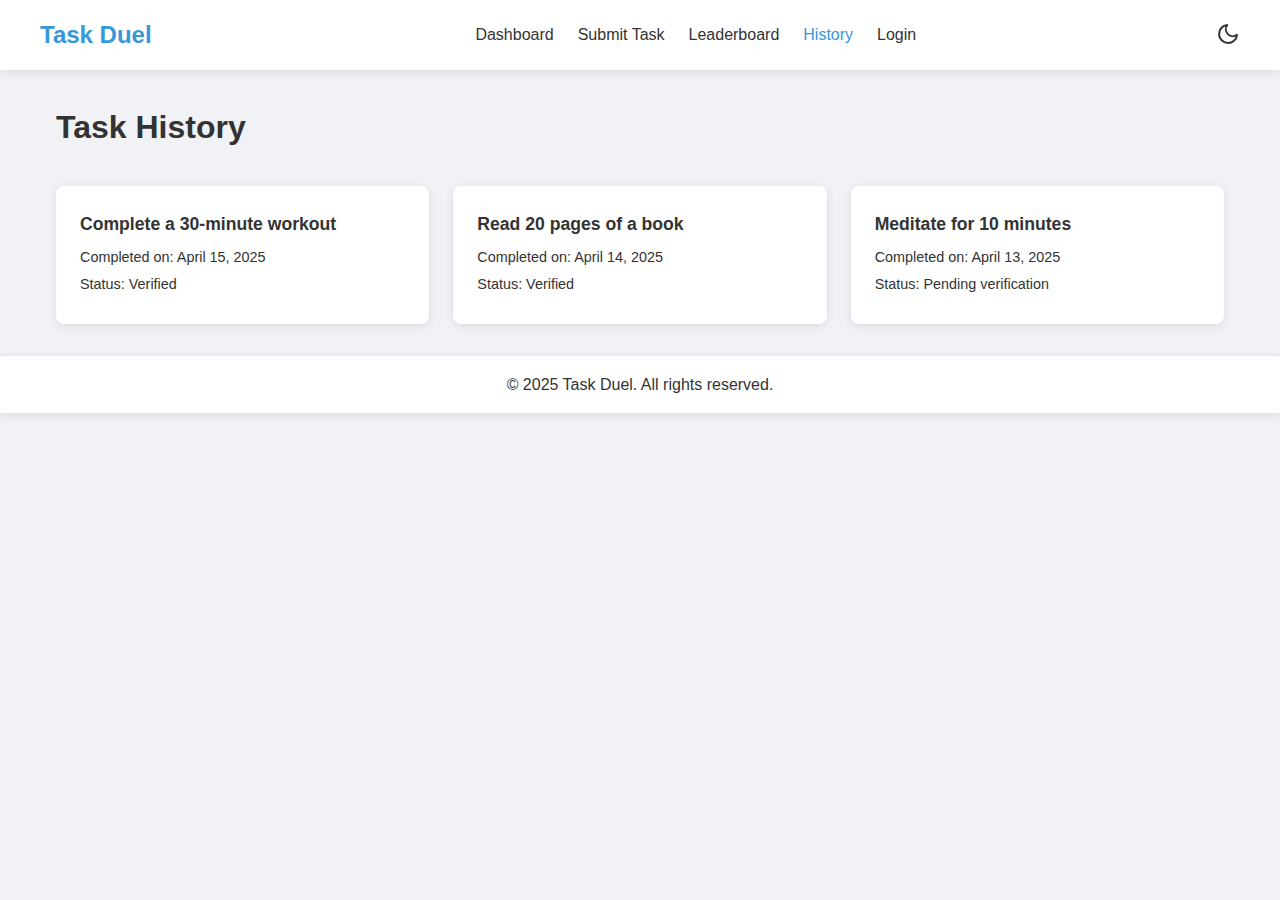
<file: frontend/history.html>
<!DOCTYPE html>
<html lang="en">
<head>
    <meta charset="UTF-8">
    <meta name="viewport" content="width=device-width, initial-scale=1.0">
    <title>Task Duel - History</title>
    <link rel="stylesheet" href="styles.css">
</head>
<body>
    <header>
        <nav>
            <a href="index.html" class="logo">Task Duel</a>
            <ul>
                <li><a href="index.html">Dashboard</a></li>
                <li><a href="submit-task.html">Submit Task</a></li>
                <li><a href="leaderboard.html">Leaderboard</a></li>
                <li><a href="history.html" class="active">History</a></li>
                <li><a href="login.html">Login</a></li>
            </ul>
            <button id="theme-toggle" aria-label="Toggle dark mode">
                <svg xmlns="http://www.w3.org/2000/svg" width="24" height="24" viewBox="0 0 24 24" fill="none" stroke="currentColor" stroke-width="2" stroke-linecap="round" stroke-linejoin="round" class="feather feather-moon"><path d="M21 12.79A9 9 0 1 1 11.21 3 7 7 0 0 0 21 12.79z"></path></svg>
            </button>
        </nav>
    </header>
    <main>
        <h1>Task History</h1>
        <div class="history">
            <div class="history-item">
                <h3>Complete a 30-minute workout</h3>
                <p>Completed on: April 15, 2025</p>
                <p>Status: Verified</p>
            </div>
            <div class="history-item">
                <h3>Read 20 pages of a book</h3>
                <p>Completed on: April 14, 2025</p>
                <p>Status: Verified</p>
            </div>
            <div class="history-item">
                <h3>Meditate for 10 minutes</h3>
                <p>Completed on: April 13, 2025</p>
                <p>Status: Pending verification</p>
            </div>
            <!-- Add more history items as needed -->
        </div>
    </main>
    <footer>
        <p>&copy; 2025 Task Duel. All rights reserved.</p>
    </footer>
    <script src="script.js"></script>
</body>
</html>
</file>
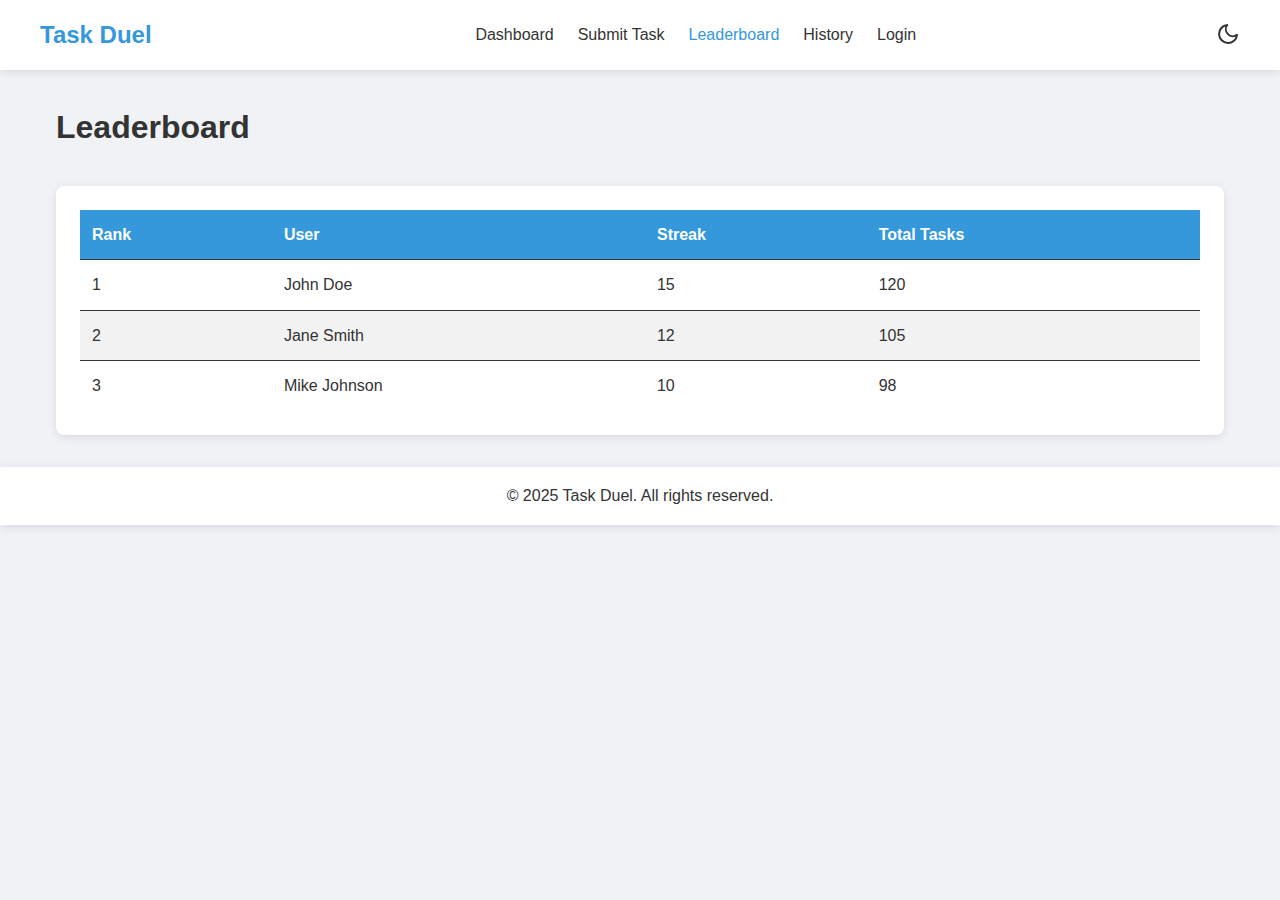
<file: frontend/leaderboard.html>
<!DOCTYPE html>
<html lang="en">
<head>
    <meta charset="UTF-8"> 
<!DOCTYPE html>
<html lang="en">
<head>
    <meta charset="UTF-8">
    <meta name="viewport" content="width=device-width, initial-scale=1.0">
    <title>Task Duel - Leaderboard</title>
    <link rel="stylesheet" href="styles.css">
</head>
<body>
    <header>
        <nav>
            <a href="index.html" class="logo">Task Duel</a>
            <ul>
                <li><a href="index.html">Dashboard</a></li>
                <li><a href="submit-task.html">Submit Task</a></li>
                <li><a href="leaderboard.html" class="active">Leaderboard</a></li>
                <li><a href="history.html">History</a></li>
                <li><a href="login.html">Login</a></li>
            </ul>
            <button id="theme-toggle" aria-label="Toggle dark mode">
                <svg xmlns="http://www.w3.org/2000/svg" width="24" height="24" viewBox="0 0 24 24" fill="none" stroke="currentColor" stroke-width="2" stroke-linecap="round" stroke-linejoin="round" class="feather feather-moon"><path d="M21 12.79A9 9 0 1 1 11.21 3 7 7 0 0 0 21 12.79z"></path></svg>
            </button>
        </nav>
    </header>
    <main>
        <h1>Leaderboard</h1>
        <div class="leaderboard">
            <table>
                <thead>
                    <tr>
                        <th>Rank</th>
                        <th>User</th>
                        <th>Streak</th>
                        <th>Total Tasks</th>
                    </tr>
                </thead>
                <tbody>
                    <tr>
                        <td>1</td>
                        <td>John Doe</td>
                        <td>15</td>
                        <td>120</td>
                    </tr>
                    <tr>
                        <td>2</td>
                        <td>Jane Smith</td>
                        <td>12</td>
                        <td>105</td>
                    </tr>
                    <tr>
                        <td>3</td>
                        <td>Mike Johnson</td>
                        <td>10</td>
                        <td>98</td>
                    </tr>
                    <!-- Add more rows as needed -->
                </tbody>
            </table>
        </div>
    </main>
    <footer>
        <p>&copy; 2025 Task Duel. All rights reserved.</p>
    </footer>
    <script src="script.js"></script>
</body>
</html>
</file>
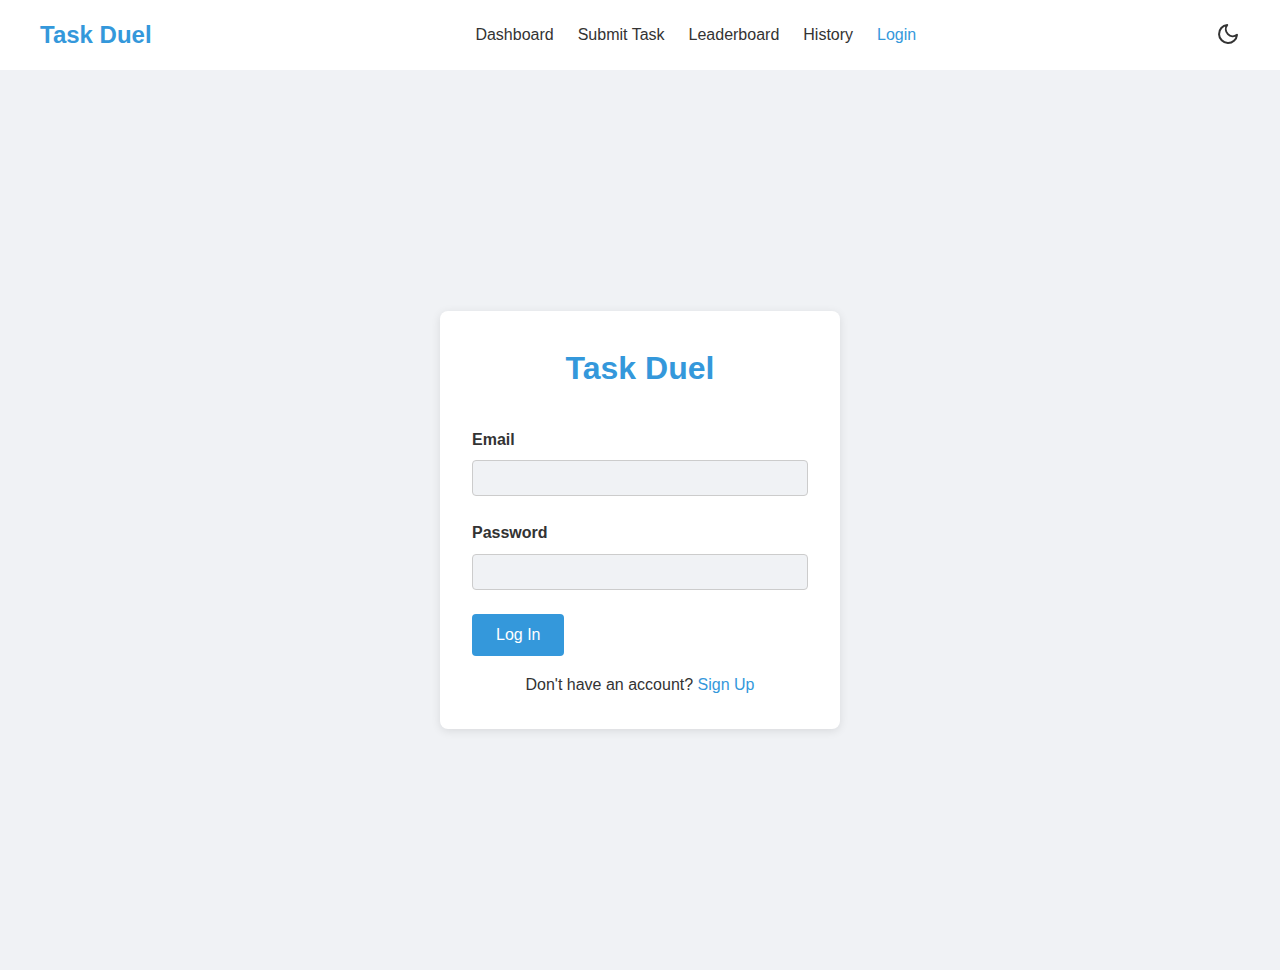
<file: frontend/login.html>
<!DOCTYPE html>
<html lang="en">
<head>
    <meta charset="UTF-8">
    <meta name="viewport" content="width=device-width, initial-scale=1.0">
    <title>Task Duel - Login</title>
    <link rel="stylesheet" href="styles.css">
</head>
<body>
    <header>
        <nav>
            <a href="index.html" class="logo">Task Duel</a>
            <ul>
                <li><a href="index.html">Dashboard</a></li>
                <li><a href="submit-task.html">Submit Task</a></li>
                <li><a href="leaderboard.html">Leaderboard</a></li>
                <li><a href="history.html">History</a></li>
                <li><a href="login.html" class="active">Login</a></li>
            </ul>
            <button id="theme-toggle" aria-label="Toggle dark mode">
                <svg xmlns="http://www.w3.org/2000/svg" width="24" height="24" viewBox="0 0 24 24" fill="none" stroke="currentColor" stroke-width="2" stroke-linecap="round" stroke-linejoin="round" class="feather feather-moon"><path d="M21 12.79A9 9 0 1 1 11.21 3 7 7 0 0 0 21 12.79z"></path></svg>
            </button>
        </nav>
    </header>
    <div class="auth-container">
        <div class="auth-form">
            <h1>Task Duel</h1>
            <form id="login-form">
                <div class="form-group">
                    <label for="email">Email</label>
                    <input type="email" id="email" name="email" required>
                </div>
                <div class="form-group">
                    <label for="password">Password</label>
                    <input type="password" id="password" name="password" required>
                </div>
                <button type="submit" class="btn-submit">Log In</button>
            </form>
            <p class="auth-switch">Don't have an account? <a href="#" id="signup-link">Sign Up</a></p>
        </div>
    </div>
    <script src="script.js"></script>
</body>
</html>
</file>
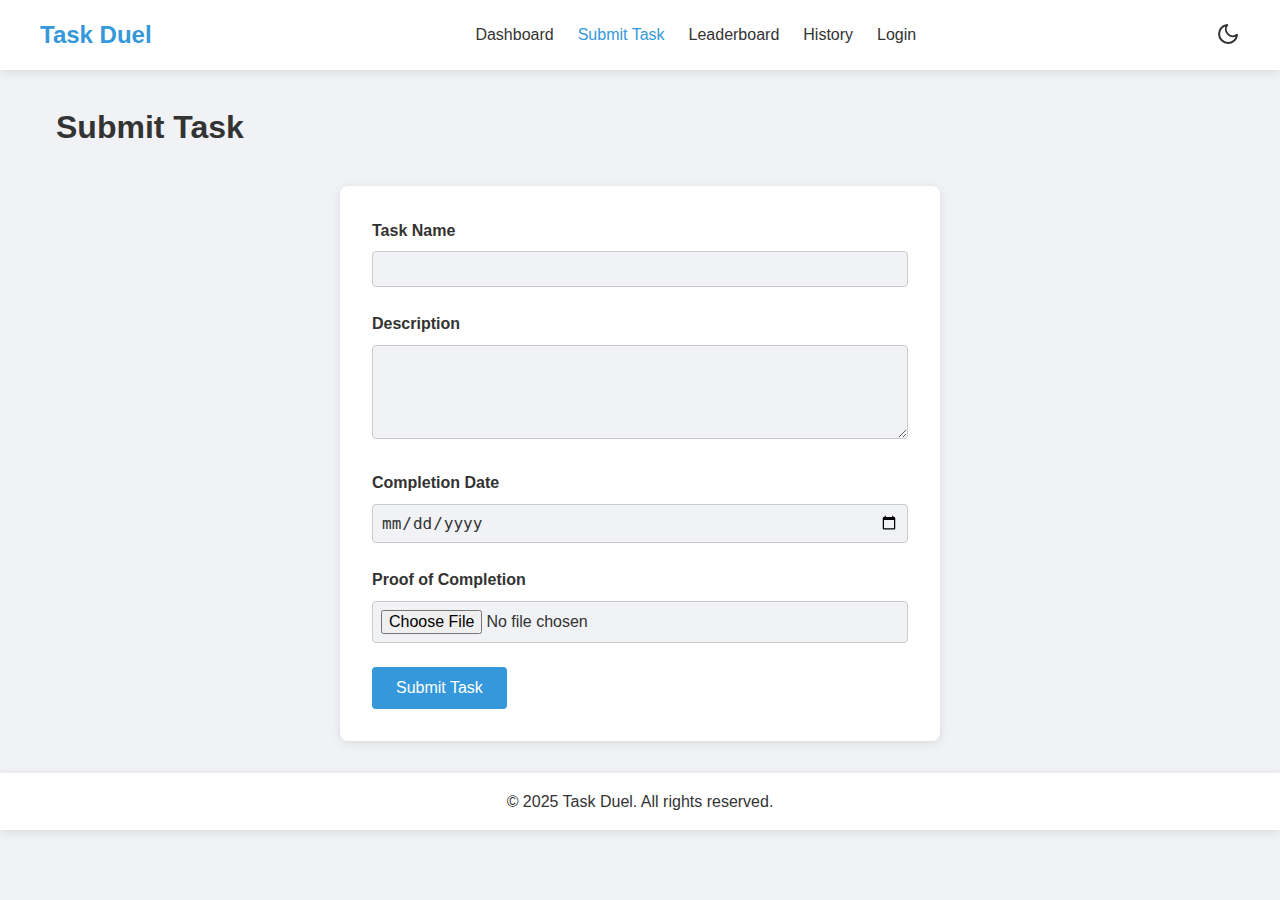
<file: frontend/submit-task.html>
<!DOCTYPE html>
<html lang="en">
<head>
    <meta charset="UTF-8">
    <meta name="viewport" content="width=device-width, initial-scale=1.0">
    <title>Task Duel - Submit Task</title>
    <link rel="stylesheet" href="styles.css">
</head>
<body>
    <header>
        <nav>
            <a href="index.html" class="logo">Task Duel</a>
            <ul>
                <li><a href="index.html">Dashboard</a></li>
                <li><a href="submit-task.html" class="active">Submit Task</a></li>
                <li><a href="leaderboard.html">Leaderboard</a></li>
                <li><a href="history.html">History</a></li>
                <li><a href="login.html">Login</a></li>
            </ul>
            <button id="theme-toggle" aria-label="Toggle dark mode">
                <svg xmlns="http://www.w3.org/2000/svg" width="24" height="24" viewBox="0 0 24 24" fill="none" stroke="currentColor" stroke-width="2" stroke-linecap="round" stroke-linejoin="round" class="feather feather-moon"><path d="M21 12.79A9 9 0 1 1 11.21 3 7 7 0 0 0 21 12.79z"></path></svg>
            </button>
        </nav>
    </header>
    <main>
        <h1>Submit Task</h1>
        <form id="task-form" class="task-form">
            <div class="form-group">
                <label for="task-name">Task Name</label>
                <input type="text" id="task-name" name="task-name" required>
            </div>
            <div class="form-group">
                <label for="task-description">Description</label>
                <textarea id="task-description" name="task-description" rows="4"></textarea>
            </div>
            <div class="form-group">
                <label for="task-date">Completion Date</label>
                <input type="date" id="task-date" name="task-date" required>
            </div>
            <div class="form-group">
                <label for="task-proof">Proof of Completion</label>
                <input type="file" id="task-proof" name="task-proof" accept="image/*">
            </div>
            <button type="submit" class="btn-submit">Submit Task</button>
        </form>
    </main>
    <footer>
        <p>&copy; 2025 Task Duel. All rights reserved.</p>
    </footer>
    <script src="script.js"></script>
</body>
</html>
</file>
<file: frontend/styles.css>
:root {
    --bg-color: #f0f2f5;
    --text-color: #333;
    --primary-color: #3498db;
    --secondary-color: #2ecc71;
    --accent-color: #e74c3c;
    --card-bg: #ffffff;
    --card-shadow: 0 2px 10px rgba(0, 0, 0, 0.1);
}

.dark-mode {
    --bg-color: #1a1a2e;
    --text-color: #e0e0e0;
    --primary-color: #3a86ff;
    --secondary-color: #38b000;
    --accent-color: #ff006e;
    --card-bg: #16213e;
    --card-shadow: 0 2px 10px rgba(0, 0, 0, 0.3);
}

* {
    margin: 0;
    padding: 0;
    box-sizing: border-box;
}

body {
    font-family: 'Segoe UI', Tahoma, Geneva, Verdana, sans-serif;
    background-color: var(--bg-color);
    color: var(--text-color);
    line-height: 1.6;
    transition: background-color 0.3s, color 0.3s;
}

header {
    background-color: var(--card-bg);
    box-shadow: var(--card-shadow);
    padding: 1rem;
}

nav {
    display: flex;
    justify-content: space-between;
    align-items: center;
    max-width: 1200px;
    margin: 0 auto;
}

.logo {
    font-size: 1.5rem;
    font-weight: bold;
    color: var(--primary-color);
    text-decoration: none;
}

nav ul {
    display: flex;
    list-style-type: none;
}

nav ul li {
    margin-left: 1.5rem;
}

nav ul li a {
    color: var(--text-color);
    text-decoration: none;
    transition: color 0.3s;
}

nav ul li a:hover,
nav ul li a.active {
    color: var(--primary-color);
}

#theme-toggle {
    background: none;
    border: none;
    color: var(--text-color);
    cursor: pointer;
}

main {
    max-width: 1200px;
    margin: 2rem auto;
    padding: 0 1rem;
}

h1 {
    margin-bottom: 2rem;
    font-size: 2rem;
}

.dashboard-grid {
    display: grid;
    grid-template-columns: repeat(auto-fit, minmax(250px, 1fr));
    gap: 1.5rem;
}

section {
    background-color: var(--card-bg);
    border-radius: 8px;
    padding: 1.5rem;
    box-shadow: var(--card-shadow);
}

h2 {
    margin-bottom: 1rem;
    font-size: 1.25rem;
}

ul {
    list-style-type: none;
}

.task-progress {
    margin-top: 1rem;
}

.progress-bar {
    height: 10px;
    background-color: #e0e0e0;
    border-radius: 5px;
    overflow: hidden;
}

.progress {
    height: 100%;
    background-color: var(--secondary-color);
    transition: width 0.3s ease-in-out;
}

#countdown-timer {
    font-size: 2rem;
    font-weight: bold;
    text-align: center;
    margin-top: 1rem;
}

footer {
    text-align: center;
    padding: 1rem;
    background-color: var(--card-bg);
    box-shadow: var(--card-shadow);
}

@media (max-width: 768px) {
    nav {
        flex-direction: column;
    }

    nav ul {
        margin-top: 1rem;
    }

    nav ul li {
        margin-left: 0;
        margin-right: 1rem;
    }
}

@keyframes fadeIn {
    from { opacity: 0; }
    to { opacity: 1; }
}

.dashboard-grid section {
    animation: fadeIn 0.5s ease-out;
}

input[type="checkbox"] {
    margin-right: 0.5rem;
}

input[type="checkbox"]:checked + label {
    text-decoration: line-through;
    color: var(--text-color);
    opacity: 0.7;
}

.task-form {
    background-color: var(--card-bg);
    border-radius: 8px;
    padding: 2rem;
    box-shadow: var(--card-shadow);
    max-width: 600px;
    margin: 0 auto;
}

.form-group {
    margin-bottom: 1.5rem;
}

.form-group label {
    display: block;
    margin-bottom: 0.5rem;
    font-weight: bold;
}

.form-group input,
.form-group textarea {
    width: 100%;
    padding: 0.5rem;
    border: 1px solid #ccc;
    border-radius: 4px;
    font-size: 1rem;
    background-color: var(--bg-color);
    color: var(--text-color);
}

.btn-submit {
    background-color: var(--primary-color);
    color: #fff;
    border: none;
    padding: 0.75rem 1.5rem;
    font-size: 1rem;
    border-radius: 4px;
    cursor: pointer;
    transition: background-color 0.3s;
}

.btn-submit:hover {
    background-color: #2980b9;
}


.leaderboard {
    background-color: var(--card-bg);
    border-radius: 8px;
    padding: 1.5rem;
    box-shadow: var(--card-shadow);
    overflow-x: auto;
}

.leaderboard table {
    width: 100%;
    border-collapse: collapse;
}

.leaderboard th,
.leaderboard td {
    padding: 0.75rem;
    text-align: left;
    border-bottom: 1px solid var(--text-color);
}

.leaderboard th {
    font-weight: bold;
    background-color: var(--primary-color);
    color: #fff;
}

.leaderboard tr:last-child td {
    border-bottom: none;
}

.leaderboard tr:nth-child(even) {
    background-color: rgba(0, 0, 0, 0.05);
}

.leaderboard tr:hover {
    background-color: rgba(0, 0, 0, 0.1);
}


.history {
    display: grid;
    grid-template-columns: repeat(auto-fit, minmax(250px, 1fr));
    gap: 1.5rem;
}

.history-item {
    background-color: var(--card-bg);
    border-radius: 8px;
    padding: 1.5rem;
    box-shadow: var(--card-shadow);
}

.history-item h3 {
    margin-bottom: 0.5rem;
    font-size: 1.1rem;
}

.history-item p {
    margin-bottom: 0.25rem;
    font-size: 0.9rem;
    color: var(--text-color);
}

.auth-container {
    display: flex;
    justify-content: center;
    align-items: center;
    min-height: 100vh;
    background-color: var(--bg-color);
}

.auth-form {
    background-color: var(--card-bg);
    border-radius: 8px;
    padding: 2rem;
    box-shadow: var(--card-shadow);
    max-width: 400px;
    width: 100%;
}

.auth-form h1 {
    text-align: center;
    margin-bottom: 2rem;
    color: var(--primary-color);
}

.auth-switch {
    text-align: center;
    margin-top: 1rem;
}

.auth-switch a {
    color: var(--primary-color);
    text-decoration: none;
}

.auth-switch a:hover {
    text-decoration: underline;
}
</file>
